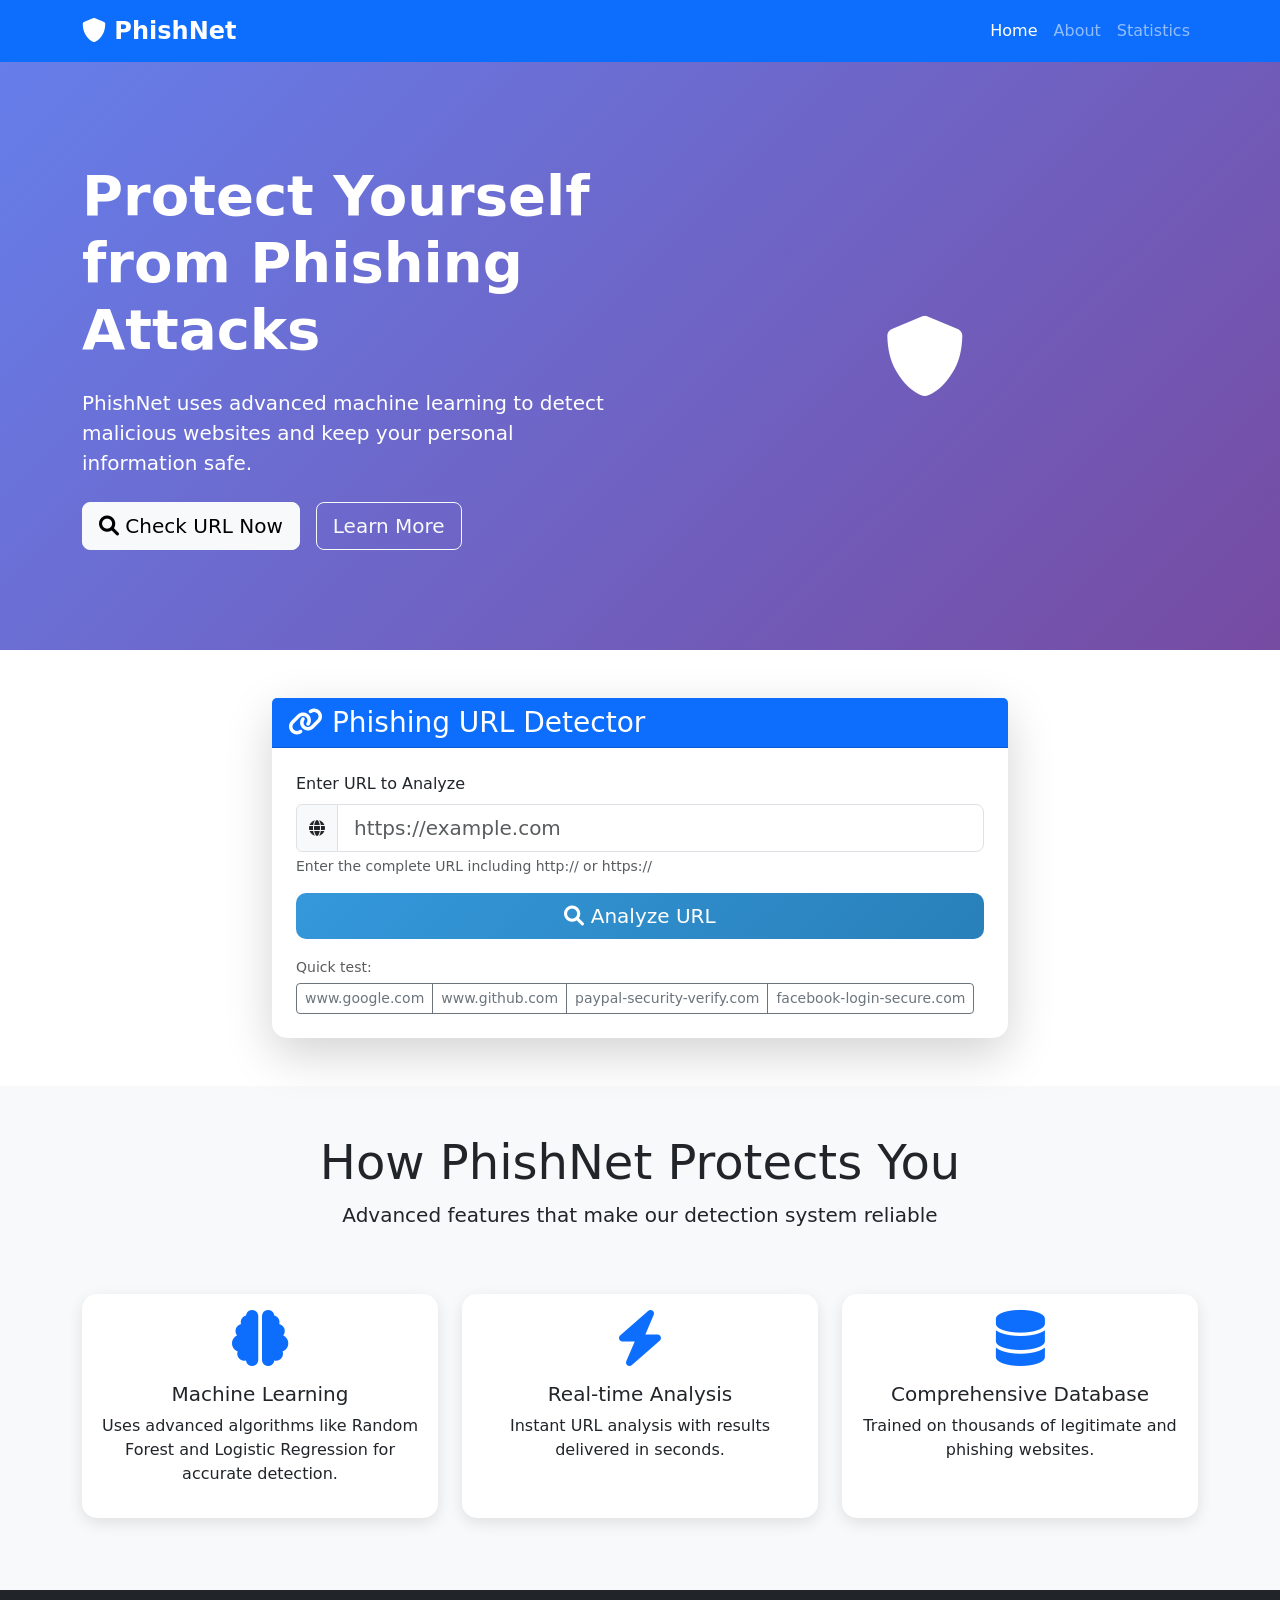
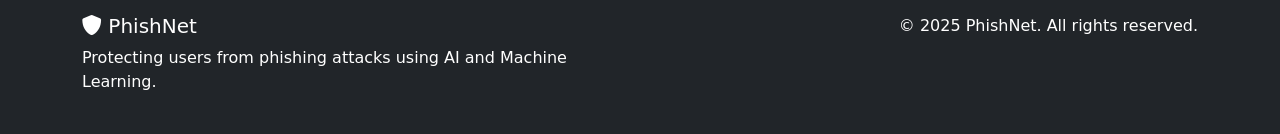
<file: index.html>
<!DOCTYPE html>
<html lang="en">
<head>
    <meta charset="UTF-8">
    <meta name="viewport" content="width=device-width, initial-scale=1.0">
    <title>PhishNet - Phishing Detection</title>
    <link href="https://cdn.jsdelivr.net/npm/bootstrap@5.1.3/dist/css/bootstrap.min.css" rel="stylesheet">
    <link href="https://cdnjs.cloudflare.com/ajax/libs/font-awesome/6.0.0/css/all.min.css" rel="stylesheet">
    <style>
        .hero-section {
            background: linear-gradient(135deg, #667eea 0%, #764ba2 100%);
            color: white;
            padding: 100px 0;
        }
        .card {
            border-radius: 15px;
            box-shadow: 0 5px 15px rgba(0,0,0,0.1);
            border: none;
        }
        .feature-card {
            transition: transform 0.3s ease;
        }
        .feature-card:hover {
            transform: translateY(-5px);
        }
        .navbar-brand {
            font-weight: bold;
            font-size: 1.5rem;
        }
        .btn-primary {
            background: linear-gradient(135deg, #3498db, #2980b9);
            border: none;
            border-radius: 10px;
        }
        .progress {
            border-radius: 10px;
            height: 25px;
        }
    </style>
</head>
<body>
    <!-- Navigation -->
    <nav class="navbar navbar-expand-lg navbar-dark bg-primary">
        <div class="container">
            <a class="navbar-brand" href="/">
                <i class="fas fa-shield-alt"></i> PhishNet
            </a>
            <button class="navbar-toggler" type="button" data-bs-toggle="collapse" data-bs-target="#navbarNav">
                <span class="navbar-toggler-icon"></span>
            </button>
            <div class="collapse navbar-collapse" id="navbarNav">
                <ul class="navbar-nav ms-auto">
                    <li class="nav-item">
                        <a class="nav-link active" href="/">Home</a>
                    </li>
                    <li class="nav-item">
                        <a class="nav-link" href="/about">About</a>
                    </li>
                    <li class="nav-item">
                        <a class="nav-link" href="/statistics">Statistics</a>
                    </li>
                </ul>
            </div>
        </div>
    </nav>

    <!-- Hero Section -->
    <section class="hero-section">
        <div class="container">
            <div class="row align-items-center">
                <div class="col-lg-6">
                    <h1 class="display-4 fw-bold mb-4">Protect Yourself from Phishing Attacks</h1>
                    <p class="lead mb-4">PhishNet uses advanced machine learning to detect malicious websites and keep your personal information safe.</p>
                    <div class="d-flex gap-3">
                        <a href="#detector" class="btn btn-light btn-lg">
                            <i class="fas fa-search"></i> Check URL Now
                        </a>
                        <a href="/about" class="btn btn-outline-light btn-lg">
                            Learn More
                        </a>
                    </div>
                </div>
                <div class="col-lg-6 text-center">
                    <i class="fas fa-shield-alt display-1"></i>
                </div>
            </div>
        </div>
    </section>

    <!-- URL Detector Section -->
    <section id="detector" class="py-5">
        <div class="container">
            <div class="row justify-content-center">
                <div class="col-lg-8">
                    <div class="card shadow-lg">
                        <div class="card-header bg-primary text-white">
                            <h3 class="mb-0"><i class="fas fa-link"></i> Phishing URL Detector</h3>
                        </div>
                        <div class="card-body p-4">
                            <form id="detectionForm">
                                <div class="mb-3">
                                    <label for="urlInput" class="form-label">Enter URL to Analyze</label>
                                    <div class="input-group">
                                        <span class="input-group-text"><i class="fas fa-globe"></i></span>
                                        <input type="url" class="form-control form-control-lg" 
                                               id="urlInput" placeholder="https://example.com" required>
                                    </div>
                                    <div class="form-text">Enter the complete URL including http:// or https://</div>
                                </div>
                                <button type="submit" class="btn btn-primary btn-lg w-100" id="analyzeBtn">
                                    <i class="fas fa-search"></i> Analyze URL
                                </button>
                            </form>
                            
                            <!-- Loading Spinner -->
                            <div id="loading" class="text-center mt-4" style="display: none;">
                                <div class="spinner-border text-primary" role="status">
                                    <span class="visually-hidden">Loading...</span>
                                </div>
                                <p class="mt-2">Analyzing URL...</p>
                            </div>
                            
                            <!-- Results Section -->
                            <div id="results" class="mt-4" style="display: none;">
                                <div class="card">
                                    <div class="card-body text-center">
                                        <h4 id="resultTitle" class="card-title"></h4>
                                        <div id="resultIcon" class="display-1 mb-3"></div>
                                        <p id="resultMessage" class="card-text"></p>
                                        
                                        <div class="progress mb-3">
                                            <div id="confidenceBar" class="progress-bar" 
                                                 role="progressbar" style="width: 0%"></div>
                                        </div>
                                        <p id="confidenceText" class="text-muted"></p>
                                        
                                        <div class="row mt-4">
                                            <div class="col-md-6">
                                                <div class="card bg-light">
                                                    <div class="card-body">
                                                        <h6>Safe Probability</h6>
                                                        <h4 id="safeProb" class="text-success">0%</h4>
                                                    </div>
                                                </div>
                                            </div>
                                            <div class="col-md-6">
                                                <div class="card bg-light">
                                                    <div class="card-body">
                                                        <h6>Phishing Probability</h6>
                                                        <h4 id="phishingProb" class="text-danger">0%</h4>
                                                    </div>
                                                </div>
                                            </div>
                                        </div>
                                    </div>
                                </div>
                            </div>
                        </div>
                    </div>
                </div>
            </div>
        </div>
    </section>

    <!-- Features Section -->
    <section class="py-5 bg-light">
        <div class="container">
            <div class="row text-center mb-5">
                <div class="col">
                    <h2 class="display-5">How PhishNet Protects You</h2>
                    <p class="lead">Advanced features that make our detection system reliable</p>
                </div>
            </div>
            <div class="row">
                <div class="col-md-4 mb-4">
                    <div class="card h-100 feature-card">
                        <div class="card-body text-center">
                            <i class="fas fa-brain display-4 text-primary mb-3"></i>
                            <h5>Machine Learning</h5>
                            <p>Uses advanced algorithms like Random Forest and Logistic Regression for accurate detection.</p>
                        </div>
                    </div>
                </div>
                <div class="col-md-4 mb-4">
                    <div class="card h-100 feature-card">
                        <div class="card-body text-center">
                            <i class="fas fa-bolt display-4 text-primary mb-3"></i>
                            <h5>Real-time Analysis</h5>
                            <p>Instant URL analysis with results delivered in seconds.</p>
                        </div>
                    </div>
                </div>
                <div class="col-md-4 mb-4">
                    <div class="card h-100 feature-card">
                        <div class="card-body text-center">
                            <i class="fas fa-database display-4 text-primary mb-3"></i>
                            <h5>Comprehensive Database</h5>
                            <p>Trained on thousands of legitimate and phishing websites.</p>
                        </div>
                    </div>
                </div>
            </div>
        </div>
    </section>

    <!-- Footer -->
    <footer class="bg-dark text-white py-4">
        <div class="container">
            <div class="row">
                <div class="col-md-6">
                    <h5><i class="fas fa-shield-alt"></i> PhishNet</h5>
                    <p>Protecting users from phishing attacks using AI and Machine Learning.</p>
                </div>
                <div class="col-md-6 text-end">
                    <p>&copy; 2025 PhishNet. All rights reserved.</p>
                </div>
            </div>
        </div>
    </footer>

    <script>
        document.getElementById('detectionForm').addEventListener('submit', async function(e) {
            e.preventDefault();
            
            const urlInput = document.getElementById('urlInput');
            const url = urlInput.value.trim();
            const analyzeBtn = document.getElementById('analyzeBtn');
            const loading = document.getElementById('loading');
            const results = document.getElementById('results');
            
            if (!url) {
                alert('Please enter a URL');
                return;
            }

            // Show loading state
            loading.style.display = 'block';
            results.style.display = 'none';
            analyzeBtn.disabled = true;
            analyzeBtn.innerHTML = '<i class="fas fa-spinner fa-spin"></i> Analyzing...';
            
            try {
                const response = await fetch('/detect', {
                    method: 'POST',
                    headers: {
                        'Content-Type': 'application/x-www-form-urlencoded',
                    },
                    body: `url=${encodeURIComponent(url)}`
                });
                
                const data = await response.json();
                
                if (data.error) {
                    throw new Error(data.error);
                }
                
                // Display results
                const isPhishing = data.is_phishing;
                const confidence = data.confidence * 100;
                
                if (isPhishing) {
                    document.getElementById('resultTitle').textContent = '🚨 Phishing Website Detected!';
                    document.getElementById('resultTitle').className = 'text-danger';
                    document.getElementById('resultIcon').innerHTML = '<i class="fas fa-exclamation-triangle text-danger"></i>';
                    document.getElementById('resultMessage').textContent = 'This website appears to be a phishing attempt. Do not enter any personal information.';
                    results.querySelector('.card').style.borderColor = '#e74c3c';
                } else {
                    document.getElementById('resultTitle').textContent = '✅ Safe Website';
                    document.getElementById('resultTitle').className = 'text-success';
                    document.getElementById('resultIcon').innerHTML = '<i class="fas fa-check-circle text-success"></i>';
                    document.getElementById('resultMessage').textContent = 'This website appears to be safe. However, always exercise caution online.';
                    results.querySelector('.card').style.borderColor = '#27ae60';
                }
                
                // Update confidence bar
                const confidenceBar = document.getElementById('confidenceBar');
                confidenceBar.style.width = confidence + '%';
                confidenceBar.textContent = Math.round(confidence) + '%';
                confidenceBar.className = 'progress-bar ' + (isPhishing ? 'bg-danger' : 'bg-success');
                
                document.getElementById('confidenceText').textContent = `Confidence: ${Math.round(confidence)}%`;
                
                // Update probabilities
                document.getElementById('safeProb').textContent = Math.round(data.safe_probability * 100) + '%';
                document.getElementById('phishingProb').textContent = Math.round(data.phishing_probability * 100) + '%';
                
                // Show results
                loading.style.display = 'none';
                results.style.display = 'block';
                analyzeBtn.disabled = false;
                analyzeBtn.innerHTML = '<i class="fas fa-search"></i> Analyze URL';
                
                // Scroll to results
                results.scrollIntoView({ behavior: 'smooth' });
                
            } catch (error) {
                alert('Error: ' + error.message);
                loading.style.display = 'none';
                analyzeBtn.disabled = false;
                analyzeBtn.innerHTML = '<i class="fas fa-search"></i> Analyze URL';
            }
        });

        // Add quick test URLs
        const sampleUrls = [
            "https://www.google.com",
            "https://www.github.com", 
            "http://paypal-security-verify.com",
            "http://facebook-login-secure.com"
        ];

        const urlInput = document.getElementById('urlInput');
        const quickTestDiv = document.createElement('div');
        quickTestDiv.className = 'mt-3';
        quickTestDiv.innerHTML = `
            <small class="text-muted">Quick test:</small>
            <div class="btn-group btn-group-sm mt-1" role="group">
                ${sampleUrls.map(url => 
                    `<button type="button" class="btn btn-outline-secondary" onclick="document.getElementById('urlInput').value='${url}'">${new URL(url).hostname}</button>`
                ).join('')}
            </div>
        `;
        document.getElementById('detectionForm').appendChild(quickTestDiv);
    </script>

    <script src="https://cdn.jsdelivr.net/npm/bootstrap@5.1.3/dist/js/bootstrap.bundle.min.js"></script>
</body>
</html>
</file>
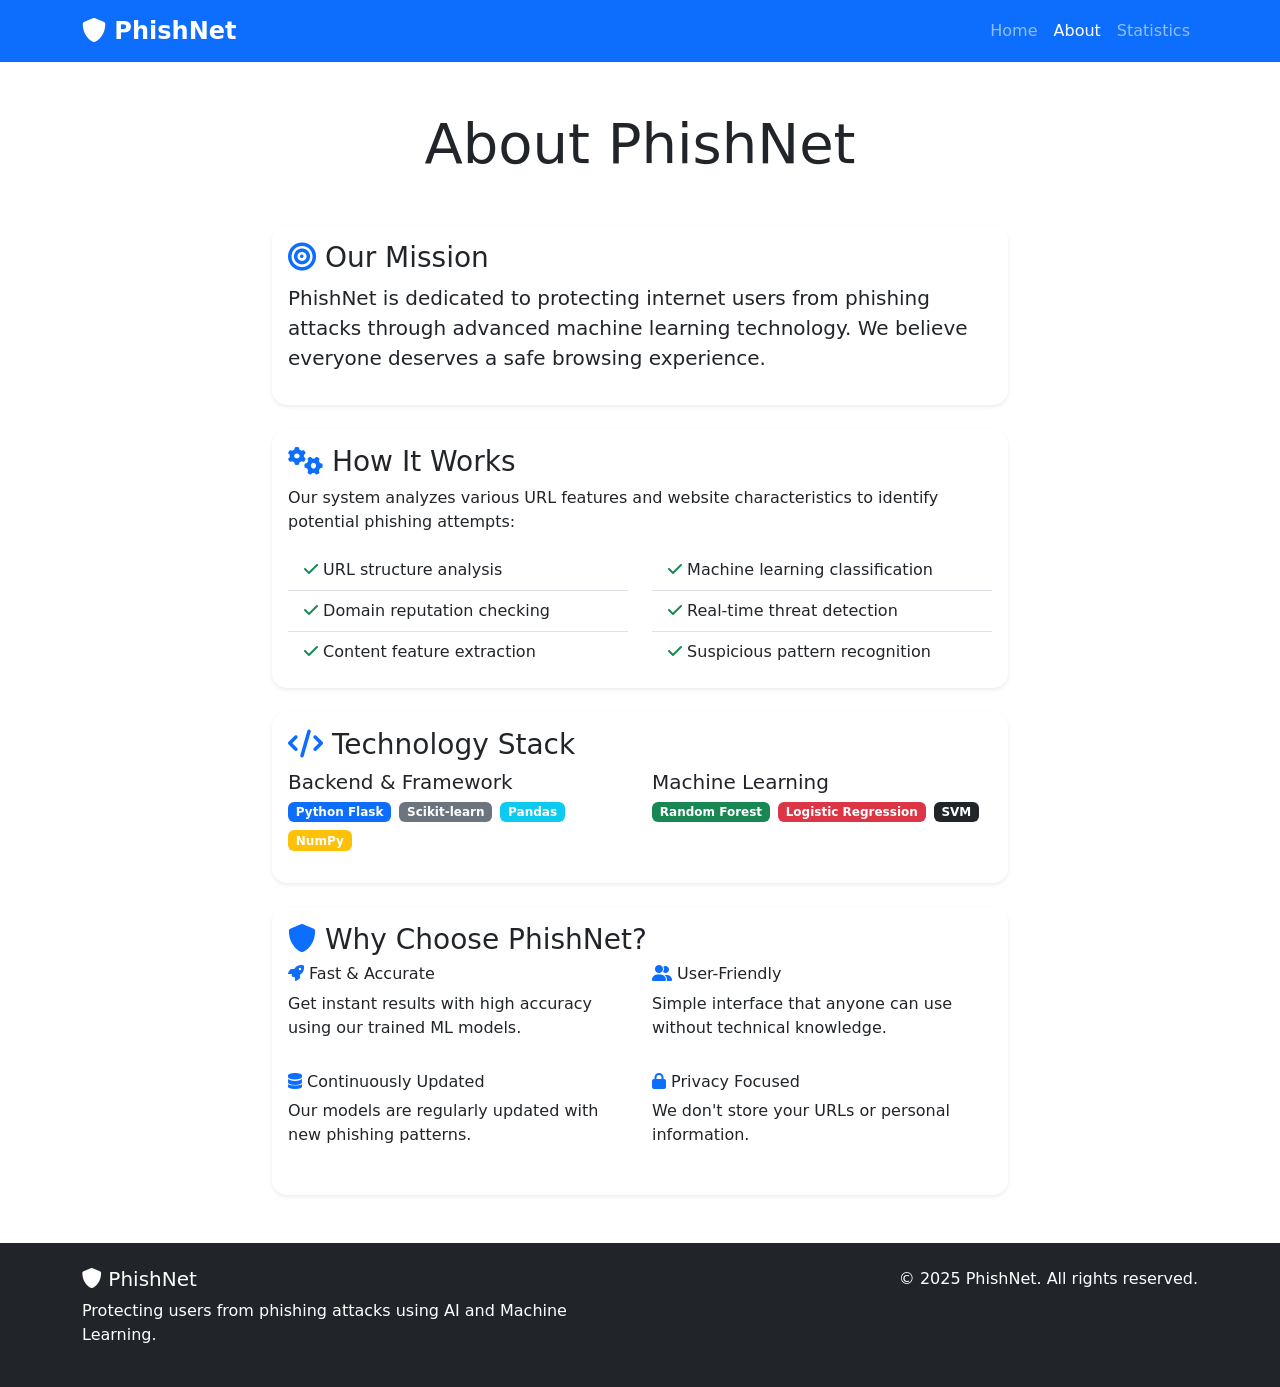
<file: about.html>
<!DOCTYPE html>
<html lang="en">
<head>
    <meta charset="UTF-8">
    <meta name="viewport" content="width=device-width, initial-scale=1.0">
    <title>About - PhishNet</title>
    <link href="https://cdn.jsdelivr.net/npm/bootstrap@5.1.3/dist/css/bootstrap.min.css" rel="stylesheet">
    <link href="https://cdnjs.cloudflare.com/ajax/libs/font-awesome/6.0.0/css/all.min.css" rel="stylesheet">
    <style>
        .card {
            border-radius: 15px;
            box-shadow: 0 5px 15px rgba(0,0,0,0.1);
            border: none;
        }
        .navbar-brand {
            font-weight: bold;
            font-size: 1.5rem;
        }
    </style>
</head>
<body>
    <!-- Navigation -->
    <nav class="navbar navbar-expand-lg navbar-dark bg-primary">
        <div class="container">
            <a class="navbar-brand" href="/">
                <i class="fas fa-shield-alt"></i> PhishNet
            </a>
            <button class="navbar-toggler" type="button" data-bs-toggle="collapse" data-bs-target="#navbarNav">
                <span class="navbar-toggler-icon"></span>
            </button>
            <div class="collapse navbar-collapse" id="navbarNav">
                <ul class="navbar-nav ms-auto">
                    <li class="nav-item">
                        <a class="nav-link" href="/">Home</a>
                    </li>
                    <li class="nav-item">
                        <a class="nav-link active" href="/about">About</a>
                    </li>
                    <li class="nav-item">
                        <a class="nav-link" href="/statistics">Statistics</a>
                    </li>
                </ul>
            </div>
        </div>
    </nav>

    <div class="container py-5">
        <div class="row">
            <div class="col-lg-8 mx-auto">
                <h1 class="display-4 text-center mb-5">About PhishNet</h1>
                
                <div class="card shadow-sm mb-4">
                    <div class="card-body">
                        <h3><i class="fas fa-bullseye text-primary"></i> Our Mission</h3>
                        <p class="lead">PhishNet is dedicated to protecting internet users from phishing attacks through advanced machine learning technology. We believe everyone deserves a safe browsing experience.</p>
                    </div>
                </div>

                <div class="card shadow-sm mb-4">
                    <div class="card-body">
                        <h3><i class="fas fa-cogs text-primary"></i> How It Works</h3>
                        <p>Our system analyzes various URL features and website characteristics to identify potential phishing attempts:</p>
                        <div class="row">
                            <div class="col-md-6">
                                <ul class="list-group list-group-flush">
                                    <li class="list-group-item">
                                        <i class="fas fa-check text-success"></i> URL structure analysis
                                    </li>
                                    <li class="list-group-item">
                                        <i class="fas fa-check text-success"></i> Domain reputation checking
                                    </li>
                                    <li class="list-group-item">
                                        <i class="fas fa-check text-success"></i> Content feature extraction
                                    </li>
                                </ul>
                            </div>
                            <div class="col-md-6">
                                <ul class="list-group list-group-flush">
                                    <li class="list-group-item">
                                        <i class="fas fa-check text-success"></i> Machine learning classification
                                    </li>
                                    <li class="list-group-item">
                                        <i class="fas fa-check text-success"></i> Real-time threat detection
                                    </li>
                                    <li class="list-group-item">
                                        <i class="fas fa-check text-success"></i> Suspicious pattern recognition
                                    </li>
                                </ul>
                            </div>
                        </div>
                    </div>
                </div>

                <div class="card shadow-sm mb-4">
                    <div class="card-body">
                        <h3><i class="fas fa-code text-primary"></i> Technology Stack</h3>
                        <div class="row">
                            <div class="col-md-6">
                                <h5>Backend & Framework</h5>
                                <div class="d-flex flex-wrap gap-2 mb-3">
                                    <span class="badge bg-primary">Python Flask</span>
                                    <span class="badge bg-secondary">Scikit-learn</span>
                                    <span class="badge bg-info">Pandas</span>
                                    <span class="badge bg-warning">NumPy</span>
                                </div>
                            </div>
                            <div class="col-md-6">
                                <h5>Machine Learning</h5>
                                <div class="d-flex flex-wrap gap-2">
                                    <span class="badge bg-success">Random Forest</span>
                                    <span class="badge bg-danger">Logistic Regression</span>
                                    <span class="badge bg-dark">SVM</span>
                                </div>
                            </div>
                        </div>
                    </div>
                </div>

                <div class="card shadow-sm">
                    <div class="card-body">
                        <h3><i class="fas fa-shield-alt text-primary"></i> Why Choose PhishNet?</h3>
                        <div class="row">
                            <div class="col-md-6 mb-3">
                                <h6><i class="fas fa-rocket text-primary"></i> Fast & Accurate</h6>
                                <p>Get instant results with high accuracy using our trained ML models.</p>
                            </div>
                            <div class="col-md-6 mb-3">
                                <h6><i class="fas fa-user-friends text-primary"></i> User-Friendly</h6>
                                <p>Simple interface that anyone can use without technical knowledge.</p>
                            </div>
                            <div class="col-md-6 mb-3">
                                <h6><i class="fas fa-database text-primary"></i> Continuously Updated</h6>
                                <p>Our models are regularly updated with new phishing patterns.</p>
                            </div>
                            <div class="col-md-6 mb-3">
                                <h6><i class="fas fa-lock text-primary"></i> Privacy Focused</h6>
                                <p>We don't store your URLs or personal information.</p>
                            </div>
                        </div>
                    </div>
                </div>
            </div>
        </div>
    </div>

    <!-- Footer -->
    <footer class="bg-dark text-white py-4">
        <div class="container">
            <div class="row">
                <div class="col-md-6">
                    <h5><i class="fas fa-shield-alt"></i> PhishNet</h5>
                    <p>Protecting users from phishing attacks using AI and Machine Learning.</p>
                </div>
                <div class="col-md-6 text-end">
                    <p>&copy; 2025 PhishNet. All rights reserved.</p>
                </div>
            </div>
        </div>
    </footer>

    <script src="https://cdn.jsdelivr.net/npm/bootstrap@5.1.3/dist/js/bootstrap.bundle.min.js"></script>
</body>
</html>
</file>
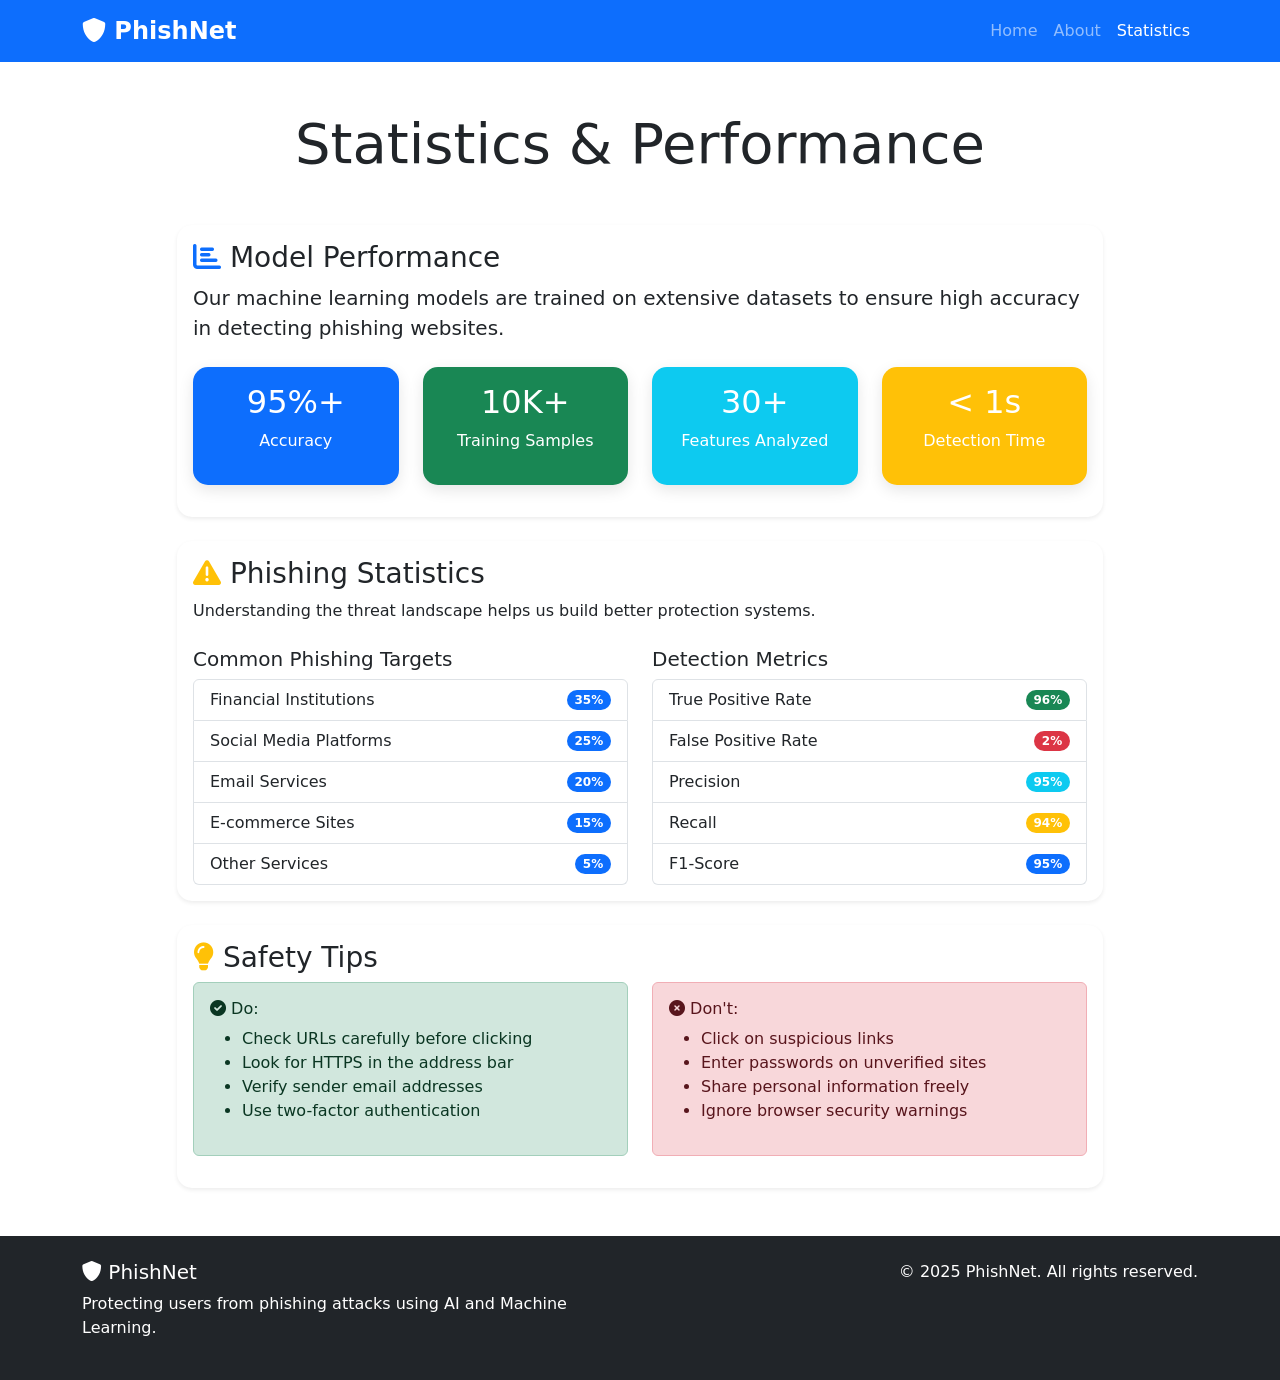
<file: statistics.html>
<!DOCTYPE html>
<html lang="en">
<head>
    <meta charset="UTF-8">
    <meta name="viewport" content="width=device-width, initial-scale=1.0">
    <title>Statistics - PhishNet</title>
    <link href="https://cdn.jsdelivr.net/npm/bootstrap@5.1.3/dist/css/bootstrap.min.css" rel="stylesheet">
    <link href="https://cdnjs.cloudflare.com/ajax/libs/font-awesome/6.0.0/css/all.min.css" rel="stylesheet">
    <style>
        .card {
            border-radius: 15px;
            box-shadow: 0 5px 15px rgba(0,0,0,0.1);
            border: none;
        }
        .navbar-brand {
            font-weight: bold;
            font-size: 1.5rem;
        }
    </style>
</head>
<body>
    <!-- Navigation -->
    <nav class="navbar navbar-expand-lg navbar-dark bg-primary">
        <div class="container">
            <a class="navbar-brand" href="/">
                <i class="fas fa-shield-alt"></i> PhishNet
            </a>
            <button class="navbar-toggler" type="button" data-bs-toggle="collapse" data-bs-target="#navbarNav">
                <span class="navbar-toggler-icon"></span>
            </button>
            <div class="collapse navbar-collapse" id="navbarNav">
                <ul class="navbar-nav ms-auto">
                    <li class="nav-item">
                        <a class="nav-link" href="/">Home</a>
                    </li>
                    <li class="nav-item">
                        <a class="nav-link" href="/about">About</a>
                    </li>
                    <li class="nav-item">
                        <a class="nav-link active" href="/statistics">Statistics</a>
                    </li>
                </ul>
            </div>
        </div>
    </nav>

    <div class="container py-5">
        <div class="row">
            <div class="col-lg-10 mx-auto">
                <h1 class="display-4 text-center mb-5">Statistics & Performance</h1>
                
                <div class="card shadow-sm mb-4">
                    <div class="card-body">
                        <h3><i class="fas fa-chart-bar text-primary"></i> Model Performance</h3>
                        <p class="lead">Our machine learning models are trained on extensive datasets to ensure high accuracy in detecting phishing websites.</p>
                        
                        <div class="row text-center mt-4">
                            <div class="col-md-3 mb-3">
                                <div class="card bg-primary text-white">
                                    <div class="card-body">
                                        <h2>95%+</h2>
                                        <p>Accuracy</p>
                                    </div>
                                </div>
                            </div>
                            <div class="col-md-3 mb-3">
                                <div class="card bg-success text-white">
                                    <div class="card-body">
                                        <h2>10K+</h2>
                                        <p>Training Samples</p>
                                    </div>
                                </div>
                            </div>
                            <div class="col-md-3 mb-3">
                                <div class="card bg-info text-white">
                                    <div class="card-body">
                                        <h2>30+</h2>
                                        <p>Features Analyzed</p>
                                    </div>
                                </div>
                            </div>
                            <div class="col-md-3 mb-3">
                                <div class="card bg-warning text-white">
                                    <div class="card-body">
                                        <h2>< 1s</h2>
                                        <p>Detection Time</p>
                                    </div>
                                </div>
                            </div>
                        </div>
                    </div>
                </div>

                <div class="card shadow-sm mb-4">
                    <div class="card-body">
                        <h3><i class="fas fa-exclamation-triangle text-warning"></i> Phishing Statistics</h3>
                        <p>Understanding the threat landscape helps us build better protection systems.</p>
                        
                        <div class="row mt-4">
                            <div class="col-md-6">
                                <h5>Common Phishing Targets</h5>
                                <ul class="list-group">
                                    <li class="list-group-item d-flex justify-content-between align-items-center">
                                        Financial Institutions
                                        <span class="badge bg-primary rounded-pill">35%</span>
                                    </li>
                                    <li class="list-group-item d-flex justify-content-between align-items-center">
                                        Social Media Platforms
                                        <span class="badge bg-primary rounded-pill">25%</span>
                                    </li>
                                    <li class="list-group-item d-flex justify-content-between align-items-center">
                                        Email Services
                                        <span class="badge bg-primary rounded-pill">20%</span>
                                    </li>
                                    <li class="list-group-item d-flex justify-content-between align-items-center">
                                        E-commerce Sites
                                        <span class="badge bg-primary rounded-pill">15%</span>
                                    </li>
                                    <li class="list-group-item d-flex justify-content-between align-items-center">
                                        Other Services
                                        <span class="badge bg-primary rounded-pill">5%</span>
                                    </li>
                                </ul>
                            </div>
                            <div class="col-md-6">
                                <h5>Detection Metrics</h5>
                                <ul class="list-group">
                                    <li class="list-group-item d-flex justify-content-between align-items-center">
                                        True Positive Rate
                                        <span class="badge bg-success rounded-pill">96%</span>
                                    </li>
                                    <li class="list-group-item d-flex justify-content-between align-items-center">
                                        False Positive Rate
                                        <span class="badge bg-danger rounded-pill">2%</span>
                                    </li>
                                    <li class="list-group-item d-flex justify-content-between align-items-center">
                                        Precision
                                        <span class="badge bg-info rounded-pill">95%</span>
                                    </li>
                                    <li class="list-group-item d-flex justify-content-between align-items-center">
                                        Recall
                                        <span class="badge bg-warning rounded-pill">94%</span>
                                    </li>
                                    <li class="list-group-item d-flex justify-content-between align-items-center">
                                        F1-Score
                                        <span class="badge bg-primary rounded-pill">95%</span>
                                    </li>
                                </ul>
                            </div>
                        </div>
                    </div>
                </div>

                <div class="card shadow-sm">
                    <div class="card-body">
                        <h3><i class="fas fa-lightbulb text-warning"></i> Safety Tips</h3>
                        <div class="row">
                            <div class="col-md-6">
                                <div class="alert alert-success">
                                    <h6><i class="fas fa-check-circle"></i> Do:</h6>
                                    <ul>
                                        <li>Check URLs carefully before clicking</li>
                                        <li>Look for HTTPS in the address bar</li>
                                        <li>Verify sender email addresses</li>
                                        <li>Use two-factor authentication</li>
                                    </ul>
                                </div>
                            </div>
                            <div class="col-md-6">
                                <div class="alert alert-danger">
                                    <h6><i class="fas fa-times-circle"></i> Don't:</h6>
                                    <ul>
                                        <li>Click on suspicious links</li>
                                        <li>Enter passwords on unverified sites</li>
                                        <li>Share personal information freely</li>
                                        <li>Ignore browser security warnings</li>
                                    </ul>
                                </div>
                            </div>
                        </div>
                    </div>
                </div>
            </div>
        </div>
    </div>

    <!-- Footer -->
    <footer class="bg-dark text-white py-4">
        <div class="container">
            <div class="row">
                <div class="col-md-6">
                    <h5><i class="fas fa-shield-alt"></i> PhishNet</h5>
                    <p>Protecting users from phishing attacks using AI and Machine Learning.</p>
                </div>
                <div class="col-md-6 text-end">
                    <p>&copy; 2025 PhishNet. All rights reserved.</p>
                </div>
            </div>
        </div>
    </footer>

    <script src="https://cdn.jsdelivr.net/npm/bootstrap@5.1.3/dist/js/bootstrap.bundle.min.js"></script>
</body>
</html>
</file>
